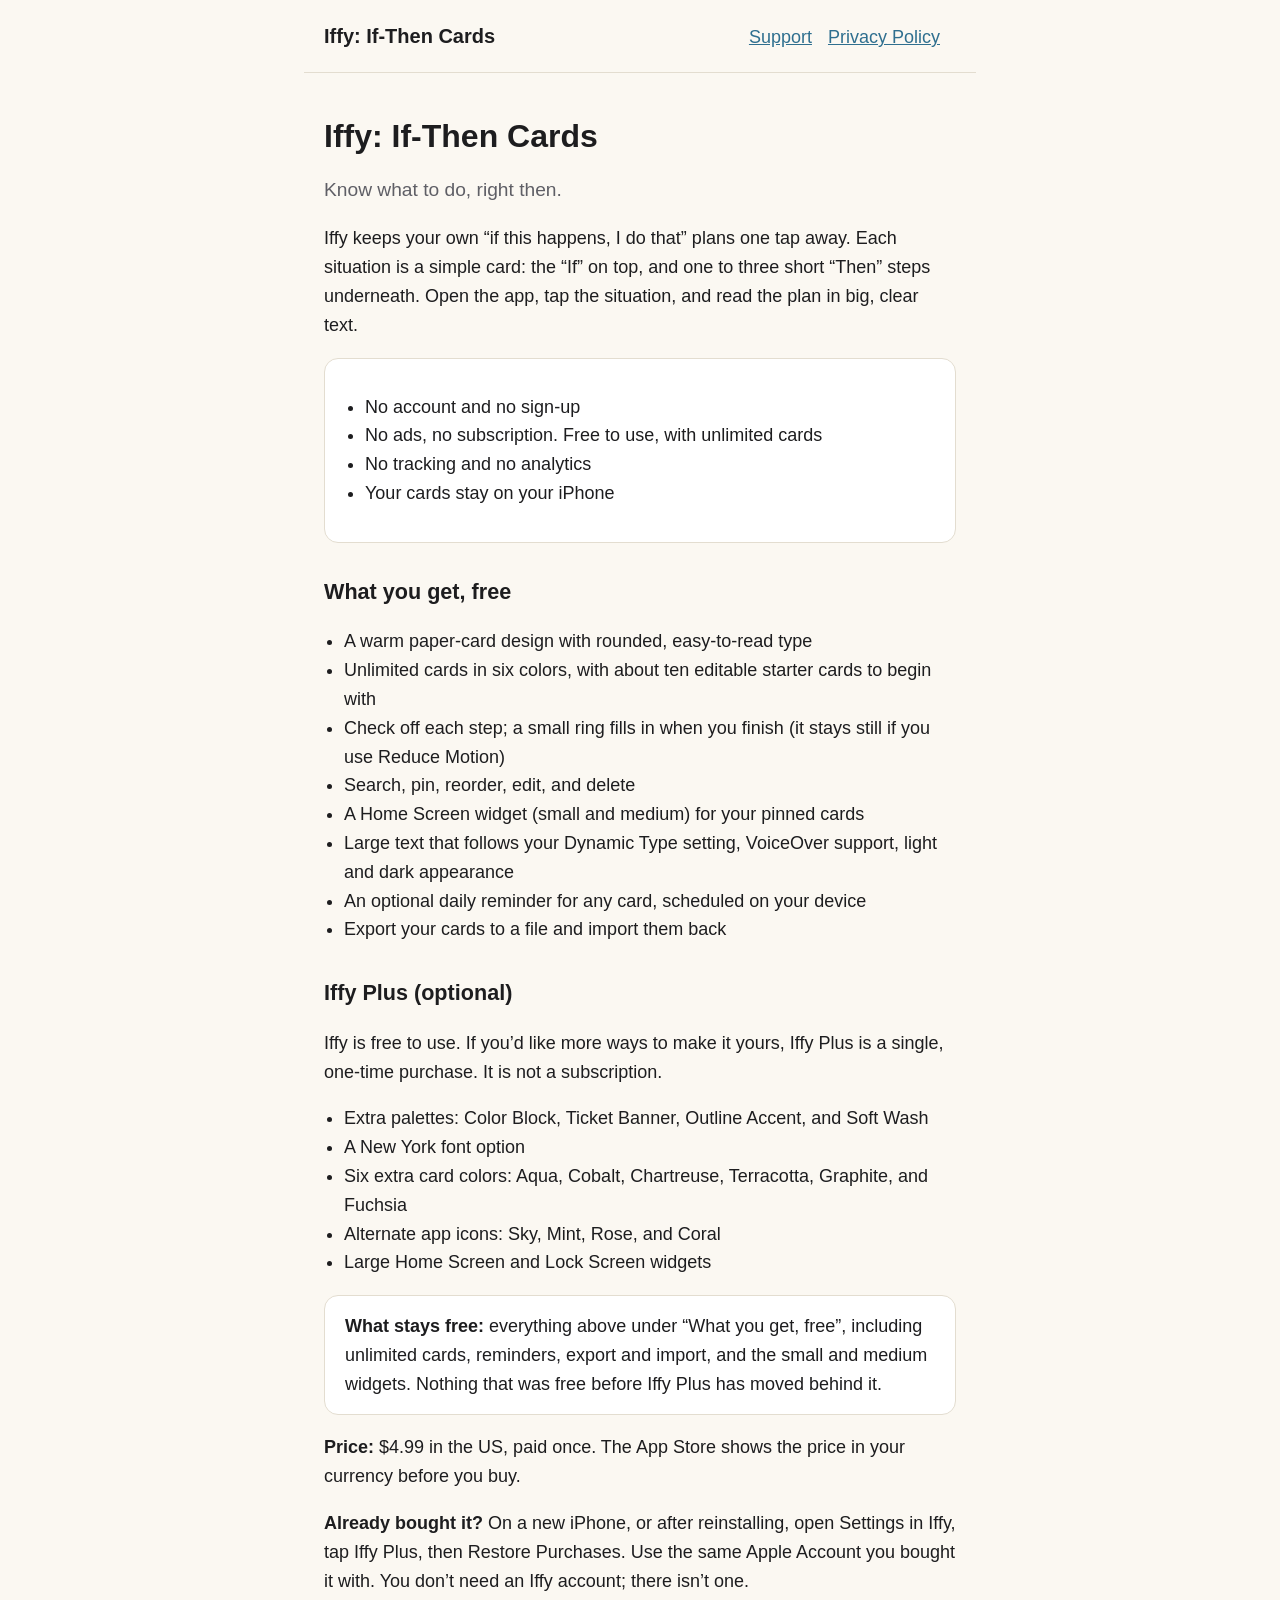
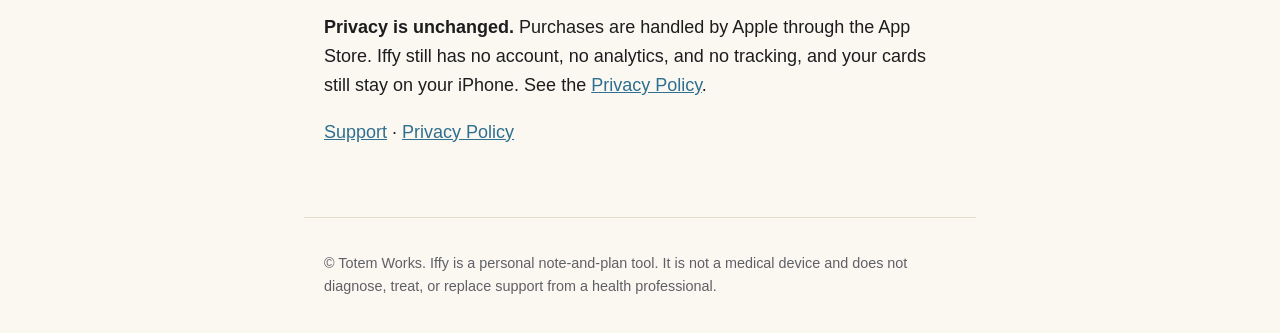
<file: index.html>
<!DOCTYPE html>
<html lang="en">
<head>
  <meta charset="utf-8">
  <meta name="viewport" content="width=device-width, initial-scale=1">
  <title>Iffy: If-Then Cards</title>
  <meta name="description" content="Iffy keeps your own if-this-happens, I-do-that plans one tap away. Free to use, no account, no ads, no tracking. Optional one-time Iffy Plus.">
  <link rel="stylesheet" href="style.css">
</head>
<body>
  <header>
    <a class="brand" href="index.html">Iffy: If-Then Cards</a>
    <nav><a href="support.html">Support</a><a href="privacy.html">Privacy Policy</a></nav>
  </header>
  <main>
    <h1>Iffy: If-Then Cards</h1>
    <p class="lead">Know what to do, right then.</p>
    <p>Iffy keeps your own &ldquo;if this happens, I do that&rdquo; plans one tap away. Each situation is a simple card: the &ldquo;If&rdquo; on top, and one to three short &ldquo;Then&rdquo; steps underneath. Open the app, tap the situation, and read the plan in big, clear text.</p>

    <div class="card">
      <ul>
        <li>No account and no sign-up</li>
        <li>No ads, no subscription. Free to use, with unlimited cards</li>
        <li>No tracking and no analytics</li>
        <li>Your cards stay on your iPhone</li>
      </ul>
    </div>

    <h2>What you get, free</h2>
    <ul>
      <li>A warm paper-card design with rounded, easy-to-read type</li>
      <li>Unlimited cards in six colors, with about ten editable starter cards to begin with</li>
      <li>Check off each step; a small ring fills in when you finish (it stays still if you use Reduce Motion)</li>
      <li>Search, pin, reorder, edit, and delete</li>
      <li>A Home Screen widget (small and medium) for your pinned cards</li>
      <li>Large text that follows your Dynamic Type setting, VoiceOver support, light and dark appearance</li>
      <li>An optional daily reminder for any card, scheduled on your device</li>
      <li>Export your cards to a file and import them back</li>
    </ul>

    <h2>Iffy Plus (optional)</h2>
    <p>Iffy is free to use. If you&rsquo;d like more ways to make it yours, Iffy Plus is a single, one-time purchase. It is not a subscription.</p>
    <ul>
      <li>Extra palettes: Color Block, Ticket Banner, Outline Accent, and Soft Wash</li>
      <li>A New York font option</li>
      <li>Six extra card colors: Aqua, Cobalt, Chartreuse, Terracotta, Graphite, and Fuchsia</li>
      <li>Alternate app icons: Sky, Mint, Rose, and Coral</li>
      <li>Large Home Screen and Lock Screen widgets</li>
    </ul>

    <div class="card">
      <strong>What stays free:</strong> everything above under &ldquo;What you get, free&rdquo;, including unlimited cards, reminders, export and import, and the small and medium widgets. Nothing that was free before Iffy Plus has moved behind it.
    </div>

    <p><strong>Price:</strong> $4.99 in the US, paid once. The App Store shows the price in your currency before you buy.</p>
    <p><strong>Already bought it?</strong> On a new iPhone, or after reinstalling, open Settings in Iffy, tap Iffy Plus, then Restore Purchases. Use the same Apple Account you bought it with. You don&rsquo;t need an Iffy account; there isn&rsquo;t one.</p>
    <p><strong>Privacy is unchanged.</strong> Purchases are handled by Apple through the App Store. Iffy still has no account, no analytics, and no tracking, and your cards still stay on your iPhone. See the <a href="privacy.html">Privacy Policy</a>.</p>

    <p><a href="support.html">Support</a> &middot; <a href="privacy.html">Privacy Policy</a></p>
  </main>
  <footer>
    <p>&copy; Totem Works. Iffy is a personal note-and-plan tool. It is not a medical device and does not diagnose, treat, or replace support from a health professional.</p>
  </footer>
</body>
</html>
</file>
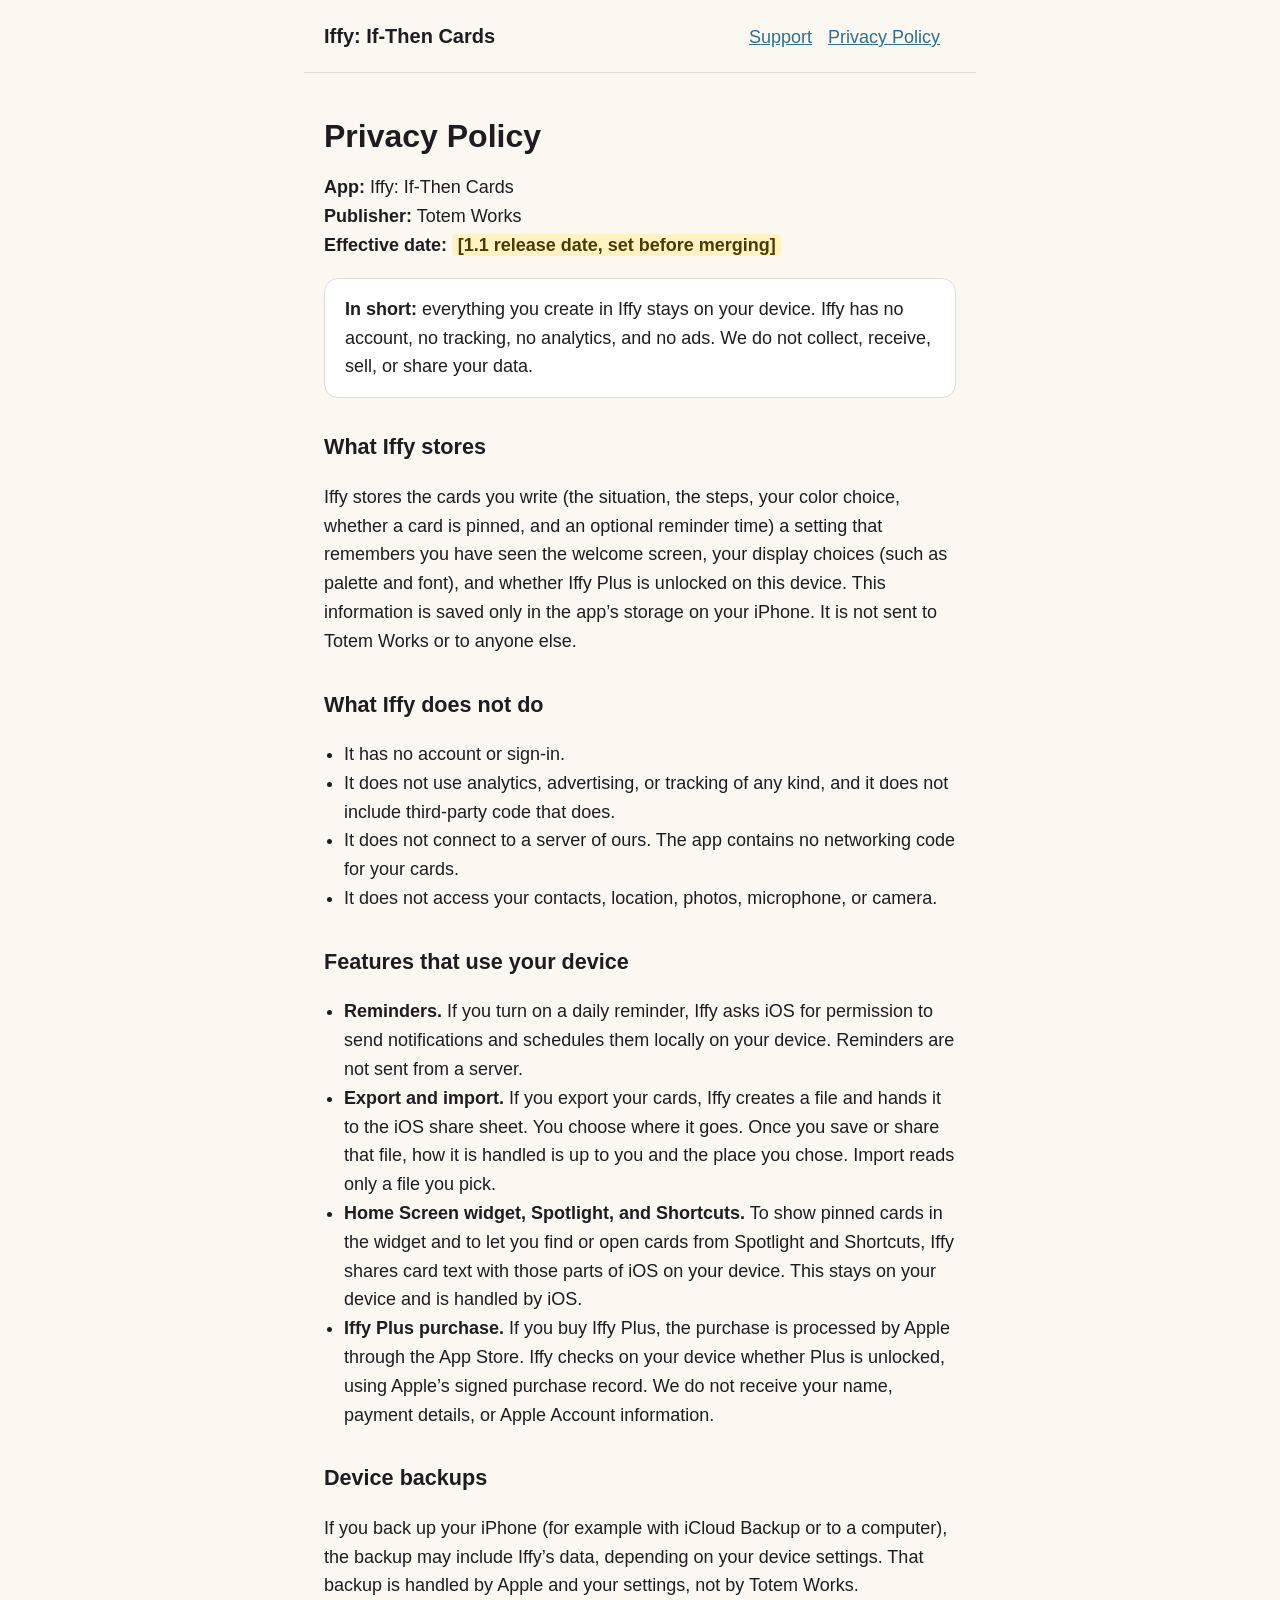
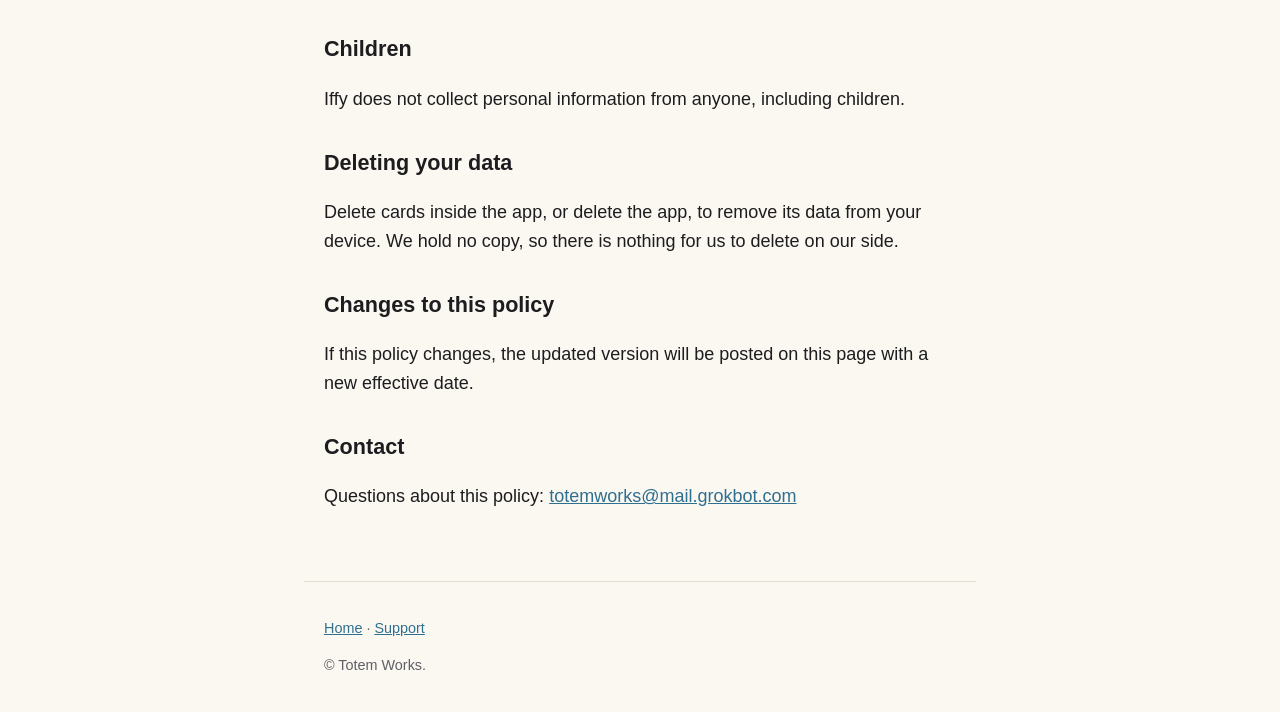
<file: privacy.html>
<!DOCTYPE html>
<html lang="en">
<head>
  <meta charset="utf-8">
  <meta name="viewport" content="width=device-width, initial-scale=1">
  <title>Privacy Policy – Iffy: If-Then Cards</title>
  <meta name="description" content="Privacy policy for Iffy: If-Then Cards. All data stays on your device.">
  <link rel="stylesheet" href="style.css">
</head>
<body>
  <header>
    <a class="brand" href="index.html">Iffy: If-Then Cards</a>
    <nav><a href="support.html">Support</a><a href="privacy.html">Privacy Policy</a></nav>
  </header>
  <main>
    <h1>Privacy Policy</h1>
    <p><strong>App:</strong> Iffy: If-Then Cards<br>
    <strong>Publisher:</strong> Totem Works<br>
    <strong>Effective date:</strong> <span class="todo">[1.1 release date, set before merging]</span></p>

    <div class="card">
      <strong>In short:</strong> everything you create in Iffy stays on your device. Iffy has no account, no tracking, no analytics, and no ads. We do not collect, receive, sell, or share your data.
    </div>

    <h2>What Iffy stores</h2>
    <p>Iffy stores the cards you write (the situation, the steps, your color choice, whether a card is pinned, and an optional reminder time) a setting that remembers you have seen the welcome screen, your display choices (such as palette and font), and whether Iffy Plus is unlocked on this device. This information is saved only in the app&rsquo;s storage on your iPhone. It is not sent to Totem Works or to anyone else.</p>

    <h2>What Iffy does not do</h2>
    <ul>
      <li>It has no account or sign-in.</li>
      <li>It does not use analytics, advertising, or tracking of any kind, and it does not include third-party code that does.</li>
      <li>It does not connect to a server of ours. The app contains no networking code for your cards.</li>
      <li>It does not access your contacts, location, photos, microphone, or camera.</li>
    </ul>

    <h2>Features that use your device</h2>
    <ul>
      <li><strong>Reminders.</strong> If you turn on a daily reminder, Iffy asks iOS for permission to send notifications and schedules them locally on your device. Reminders are not sent from a server.</li>
      <li><strong>Export and import.</strong> If you export your cards, Iffy creates a file and hands it to the iOS share sheet. You choose where it goes. Once you save or share that file, how it is handled is up to you and the place you chose. Import reads only a file you pick.</li>
      <li><strong>Home Screen widget, Spotlight, and Shortcuts.</strong> To show pinned cards in the widget and to let you find or open cards from Spotlight and Shortcuts, Iffy shares card text with those parts of iOS on your device. This stays on your device and is handled by iOS.</li>
      <li><strong>Iffy Plus purchase.</strong> If you buy Iffy Plus, the purchase is processed by Apple through the App Store. Iffy checks on your device whether Plus is unlocked, using Apple&rsquo;s signed purchase record. We do not receive your name, payment details, or Apple Account information.</li>
    </ul>

    <h2>Device backups</h2>
    <p>If you back up your iPhone (for example with iCloud Backup or to a computer), the backup may include Iffy&rsquo;s data, depending on your device settings. That backup is handled by Apple and your settings, not by Totem Works.</p>

    <h2>Children</h2>
    <p>Iffy does not collect personal information from anyone, including children.</p>

    <h2>Deleting your data</h2>
    <p>Delete cards inside the app, or delete the app, to remove its data from your device. We hold no copy, so there is nothing for us to delete on our side.</p>

    <h2>Changes to this policy</h2>
    <p>If this policy changes, the updated version will be posted on this page with a new effective date.</p>

    <h2>Contact</h2>
    <p>Questions about this policy: <a href="mailto:totemworks@mail.grokbot.com">totemworks@mail.grokbot.com</a></p>
  </main>
  <footer>
    <p><a href="index.html">Home</a> &middot; <a href="support.html">Support</a></p>
    <p>&copy; Totem Works.</p>
  </footer>
</body>
</html>
</file>
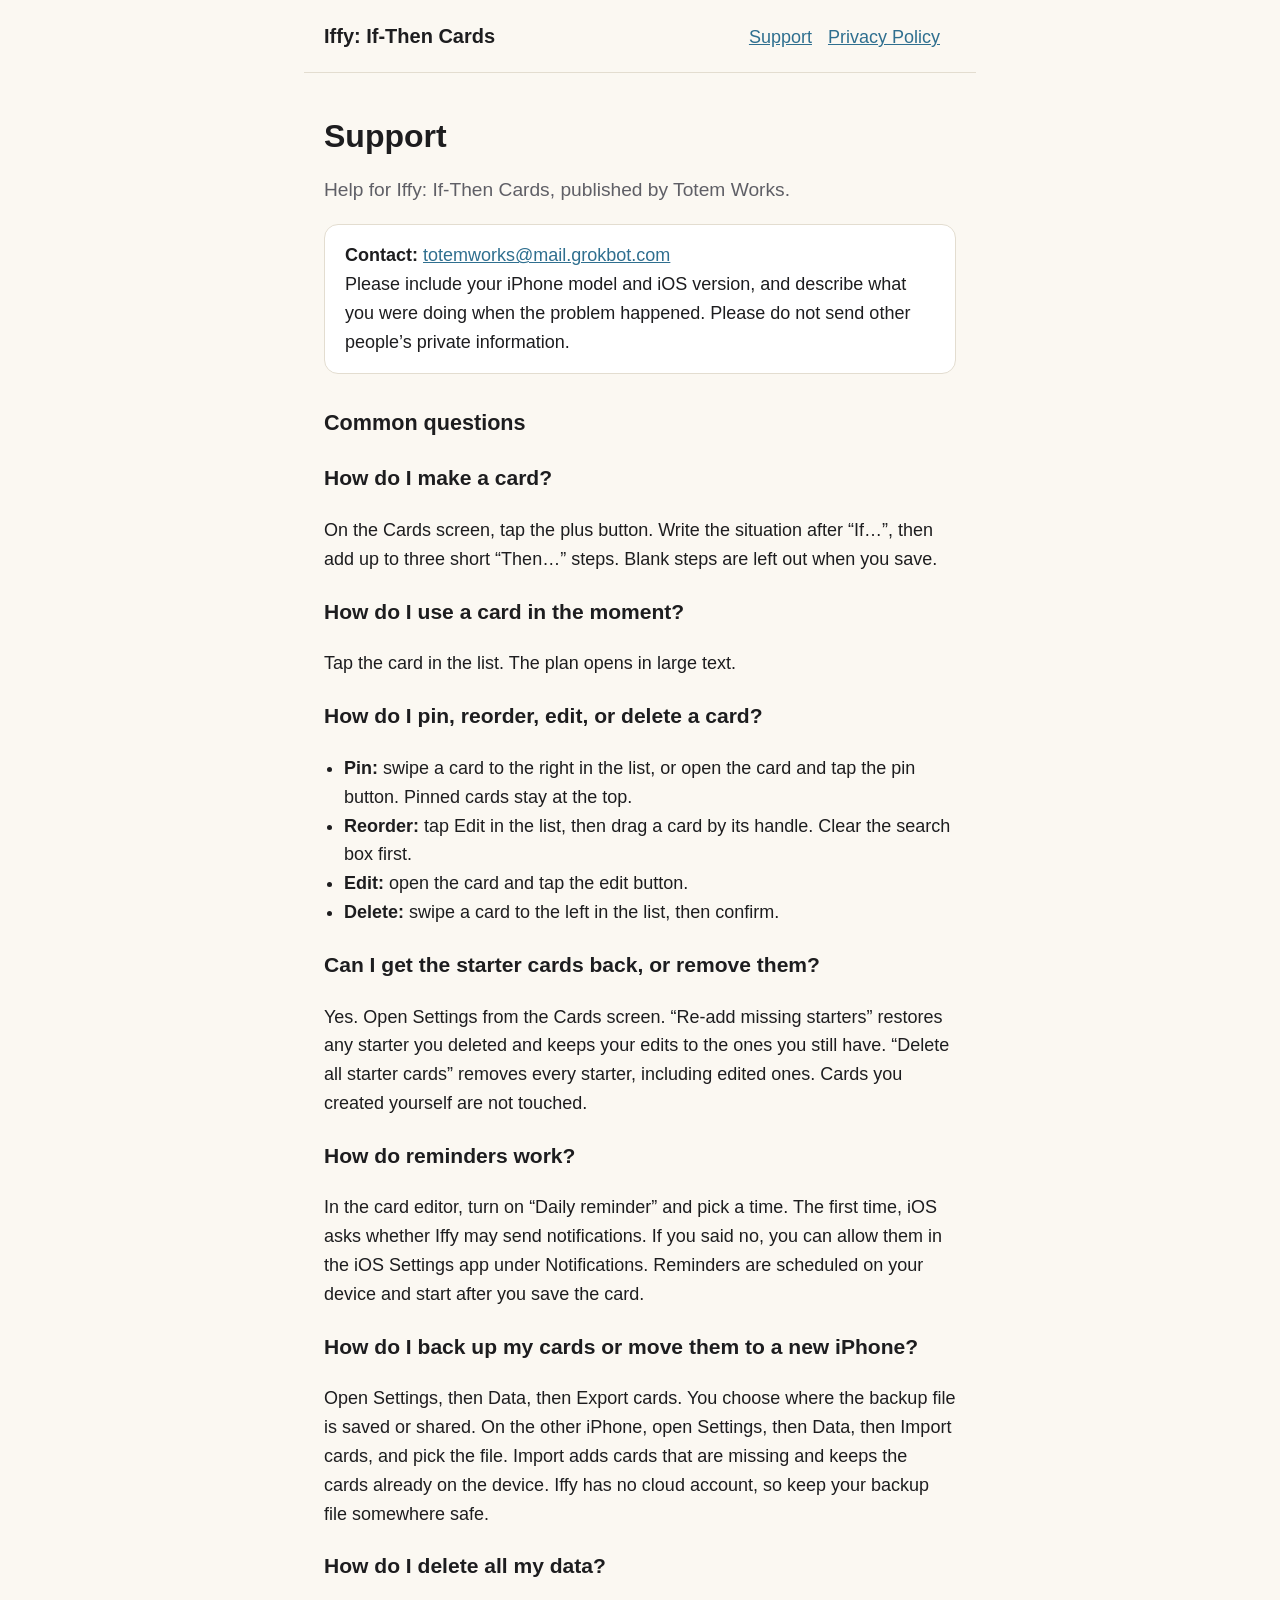
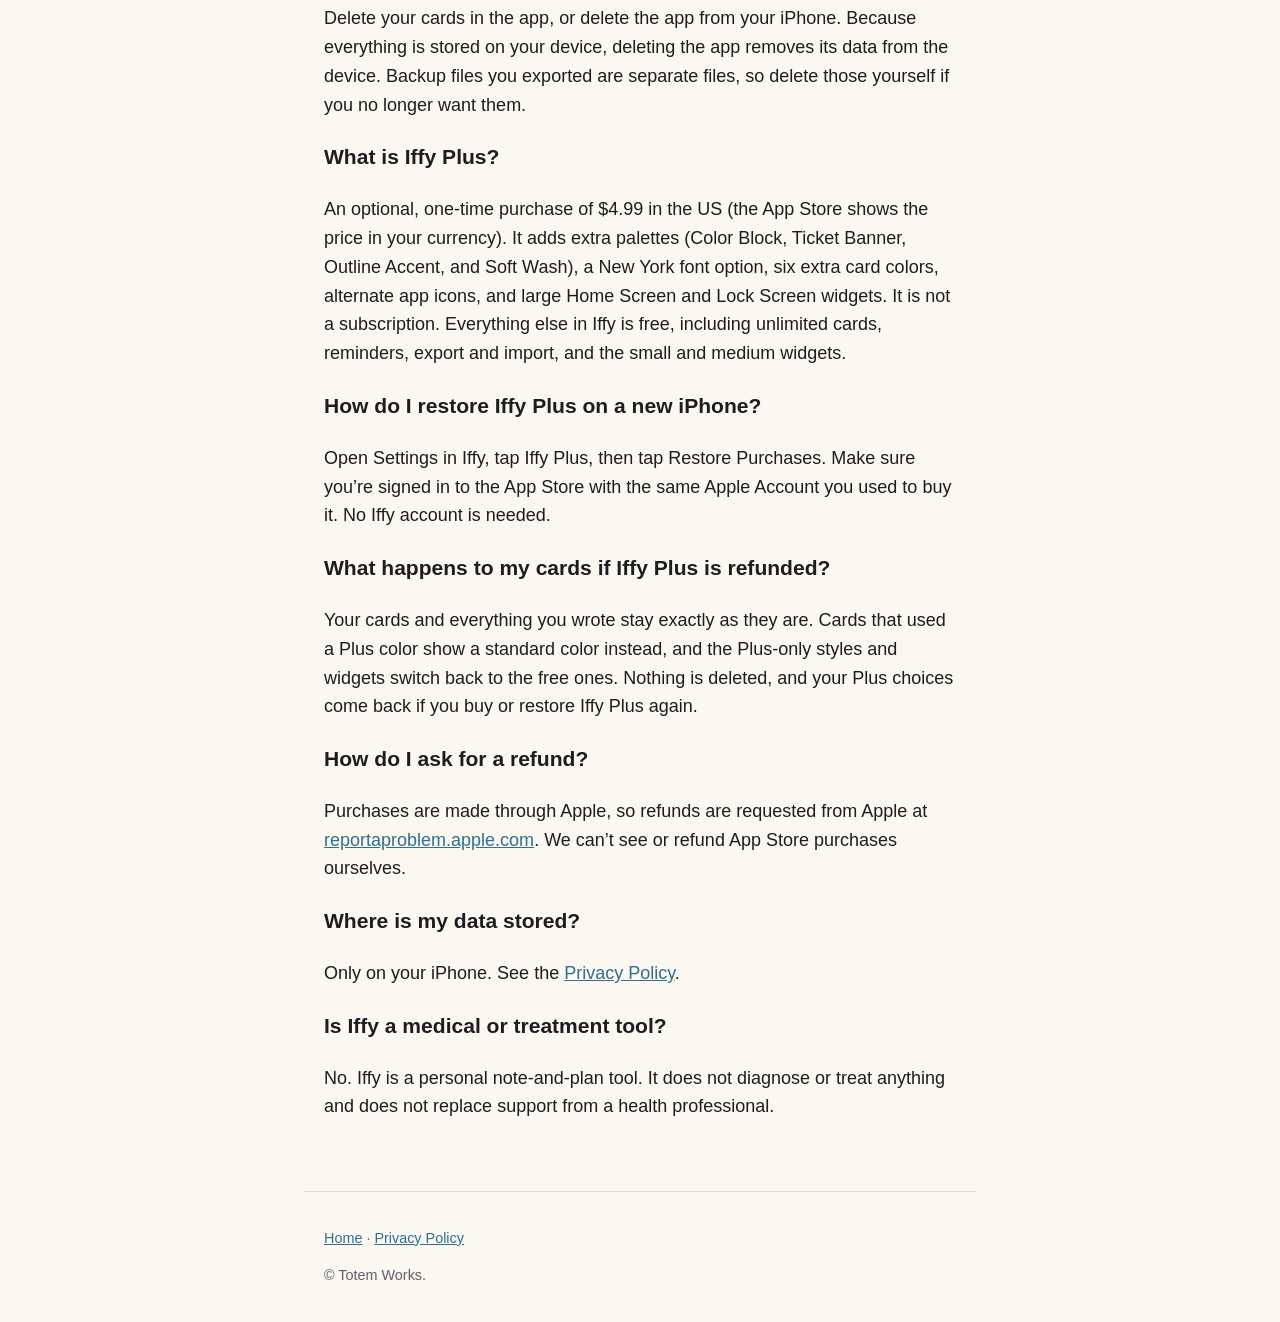
<file: support.html>
<!DOCTYPE html>
<html lang="en">
<head>
  <meta charset="utf-8">
  <meta name="viewport" content="width=device-width, initial-scale=1">
  <title>Support – Iffy: If-Then Cards</title>
  <meta name="description" content="Help and answers for Iffy: If-Then Cards.">
  <link rel="stylesheet" href="style.css">
</head>
<body>
  <header>
    <a class="brand" href="index.html">Iffy: If-Then Cards</a>
    <nav><a href="support.html">Support</a><a href="privacy.html">Privacy Policy</a></nav>
  </header>
  <main>
    <h1>Support</h1>
    <p class="lead">Help for Iffy: If-Then Cards, published by Totem Works.</p>

    <div class="card">
      <strong>Contact:</strong> <a href="mailto:totemworks@mail.grokbot.com">totemworks@mail.grokbot.com</a><br>
      Please include your iPhone model and iOS version, and describe what you were doing when the problem happened. Please do not send other people&rsquo;s private information.
    </div>

    <h2>Common questions</h2>

    <h3>How do I make a card?</h3>
    <p>On the Cards screen, tap the plus button. Write the situation after &ldquo;If&hellip;&rdquo;, then add up to three short &ldquo;Then&hellip;&rdquo; steps. Blank steps are left out when you save.</p>

    <h3>How do I use a card in the moment?</h3>
    <p>Tap the card in the list. The plan opens in large text.</p>

    <h3>How do I pin, reorder, edit, or delete a card?</h3>
    <ul>
      <li><strong>Pin:</strong> swipe a card to the right in the list, or open the card and tap the pin button. Pinned cards stay at the top.</li>
      <li><strong>Reorder:</strong> tap Edit in the list, then drag a card by its handle. Clear the search box first.</li>
      <li><strong>Edit:</strong> open the card and tap the edit button.</li>
      <li><strong>Delete:</strong> swipe a card to the left in the list, then confirm.</li>
    </ul>

    <h3>Can I get the starter cards back, or remove them?</h3>
    <p>Yes. Open Settings from the Cards screen. &ldquo;Re-add missing starters&rdquo; restores any starter you deleted and keeps your edits to the ones you still have. &ldquo;Delete all starter cards&rdquo; removes every starter, including edited ones. Cards you created yourself are not touched.</p>

    <h3>How do reminders work?</h3>
    <p>In the card editor, turn on &ldquo;Daily reminder&rdquo; and pick a time. The first time, iOS asks whether Iffy may send notifications. If you said no, you can allow them in the iOS Settings app under Notifications. Reminders are scheduled on your device and start after you save the card.</p>

    <h3>How do I back up my cards or move them to a new iPhone?</h3>
    <p>Open Settings, then Data, then Export cards. You choose where the backup file is saved or shared. On the other iPhone, open Settings, then Data, then Import cards, and pick the file. Import adds cards that are missing and keeps the cards already on the device. Iffy has no cloud account, so keep your backup file somewhere safe.</p>

    <h3>How do I delete all my data?</h3>
    <p>Delete your cards in the app, or delete the app from your iPhone. Because everything is stored on your device, deleting the app removes its data from the device. Backup files you exported are separate files, so delete those yourself if you no longer want them.</p>

    <h3>What is Iffy Plus?</h3>
    <p>An optional, one-time purchase of $4.99 in the US (the App Store shows the price in your currency). It adds extra palettes (Color Block, Ticket Banner, Outline Accent, and Soft Wash), a New York font option, six extra card colors, alternate app icons, and large Home Screen and Lock Screen widgets. It is not a subscription. Everything else in Iffy is free, including unlimited cards, reminders, export and import, and the small and medium widgets.</p>

    <h3>How do I restore Iffy Plus on a new iPhone?</h3>
    <p>Open Settings in Iffy, tap Iffy Plus, then tap Restore Purchases. Make sure you&rsquo;re signed in to the App Store with the same Apple Account you used to buy it. No Iffy account is needed.</p>

    <h3>What happens to my cards if Iffy Plus is refunded?</h3>
    <p>Your cards and everything you wrote stay exactly as they are. Cards that used a Plus color show a standard color instead, and the Plus-only styles and widgets switch back to the free ones. Nothing is deleted, and your Plus choices come back if you buy or restore Iffy Plus again.</p>

    <h3>How do I ask for a refund?</h3>
    <p>Purchases are made through Apple, so refunds are requested from Apple at <a href="https://reportaproblem.apple.com">reportaproblem.apple.com</a>. We can&rsquo;t see or refund App Store purchases ourselves.</p>

    <h3>Where is my data stored?</h3>
    <p>Only on your iPhone. See the <a href="privacy.html">Privacy Policy</a>.</p>

    <h3>Is Iffy a medical or treatment tool?</h3>
    <p>No. Iffy is a personal note-and-plan tool. It does not diagnose or treat anything and does not replace support from a health professional.</p>
  </main>
  <footer>
    <p><a href="index.html">Home</a> &middot; <a href="privacy.html">Privacy Policy</a></p>
    <p>&copy; Totem Works.</p>
  </footer>
</body>
</html>
</file>
<file: style.css>
:root { color-scheme: light dark; --fg:#1d1d1f; --bg:#fbf8f2; --muted:#5f5f66; --accent:#2f6f8f; --card:#ffffff; --line:#e3ddd0; }
@media (prefers-color-scheme: dark) { :root { --fg:#f2f2f4; --bg:#17181a; --muted:#a4a4ad; --accent:#7fc0de; --card:#222427; --line:#34373b; } }
* { box-sizing: border-box; }
body { margin:0; font:18px/1.6 -apple-system, BlinkMacSystemFont, "Segoe UI", Roboto, Helvetica, Arial, sans-serif; color:var(--fg); background:var(--bg); }
header, main, footer { max-width: 42rem; margin: 0 auto; padding: 1.25rem; }
header { display:flex; flex-wrap:wrap; gap:.5rem 1.5rem; align-items:baseline; justify-content:space-between; border-bottom:1px solid var(--line); }
header .brand { font-weight:700; font-size:1.25rem; color:var(--fg); text-decoration:none; }
nav a { margin-right:1rem; color:var(--accent); }
h1 { font-size:2rem; line-height:1.2; margin:1.5rem 0 .75rem; }
h2 { font-size:1.35rem; margin:2rem 0 .5rem; }
a { color:var(--accent); }
.lead { font-size:1.2rem; color:var(--muted); }
.card { background:var(--card); border:1px solid var(--line); border-radius:14px; padding:1rem 1.25rem; margin:1rem 0; }
.todo { background:#fff3c4; color:#4a3b00; padding:.05rem .35rem; border-radius:4px; font-weight:600; }
footer { color:var(--muted); font-size:.9rem; border-top:1px solid var(--line); margin-top:2rem; }
ul { padding-left:1.25rem; }
</file>
